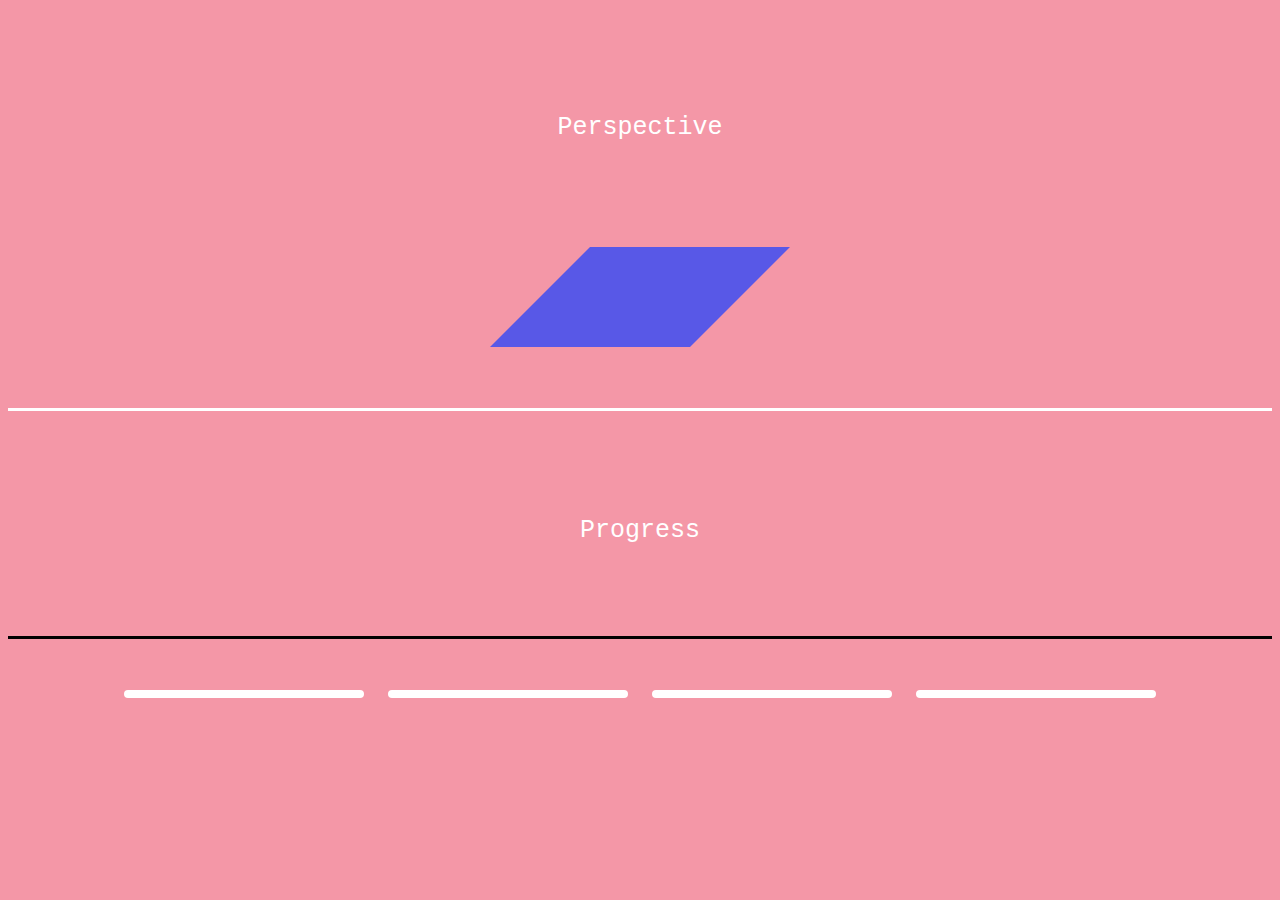
<file: animations/index.html>
<!DOCTYPE html>
<html lang="en">
<head>
    <meta charset="UTF-8">
    <meta name="viewport" content="width=device-width, initial-scale=1.0">
    <title>animations</title>
    <link href="./styles.css" rel="stylesheet">
</head>
<body>
    <div class="container">
        <p class="perspective">Perspective</p>
        <div class="box"></div>
    </div>

    <div class="container2">
        <p class="progress">Progress</p>
        <div class="blue--line">
            <div class="bluey"></div>
            <div class="bluey"></div>
            <div class="bluey"></div>
            <div class="bluey"></div>
        </div>
    </div>

</body>
</html>
</file>
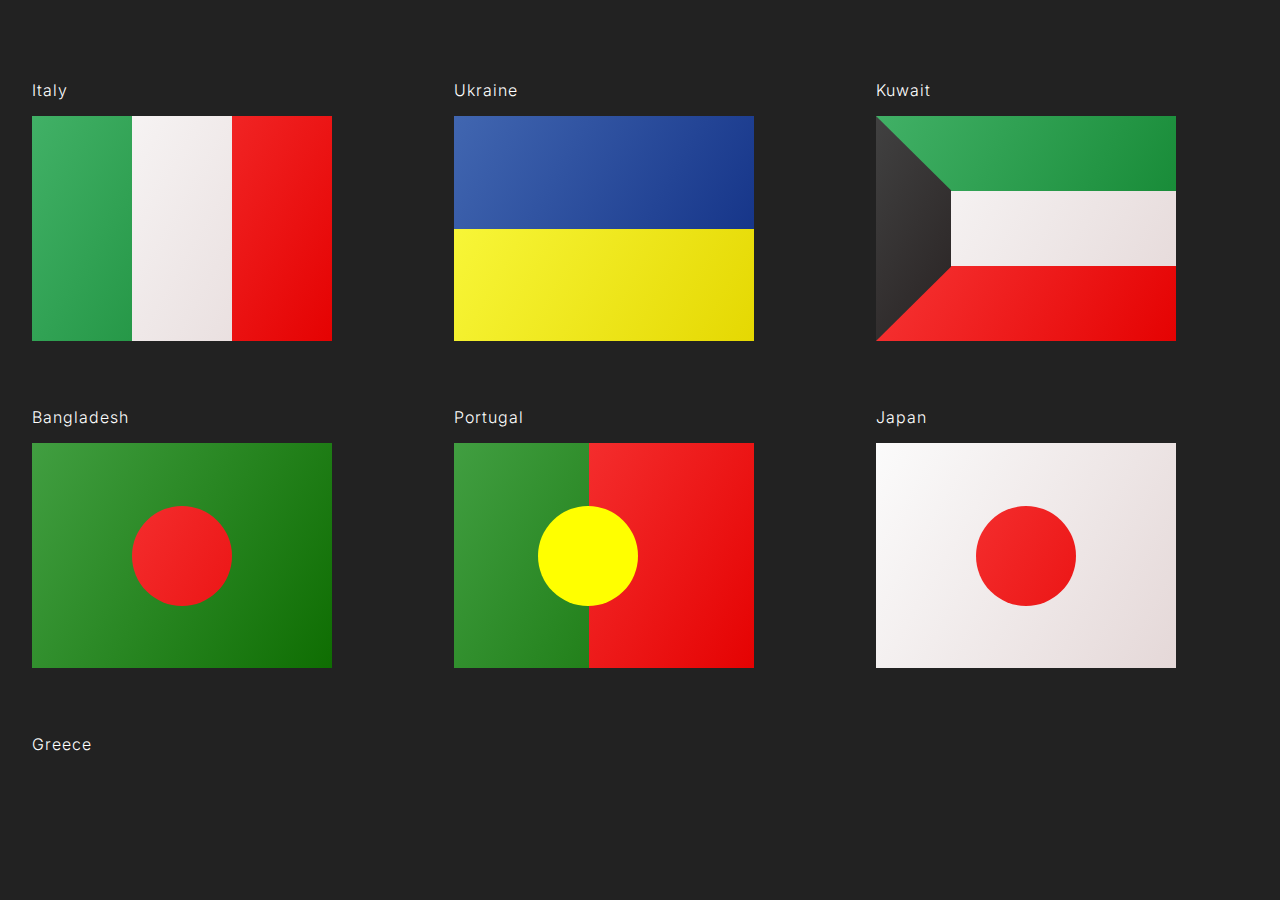
<file: css-flags/index.html>
<!DOCTYPE html>
<html lang="en">
	<head>
		<meta charset="UTF-8" />
		<meta name="viewport" content="width=device-width, initial-scale=1.0" />
		<title>Flags of the world</title>
		<link href="styles.css" rel="stylesheet"/>
	</head>
	<body>
		<div class="flag_container">
			<h3 class="flag_title">Italy</h3>
			<div class="flag flag--italy">
				<div class="italy--green"></div>
				<div class="italy--white"></div>
				<div class="italy--red"></div>
			</div>
		</div>

		<div class="flag_container">
			<h3 class="flag_title">Ukraine</h3>
			<div class="flag flag--ukraine">
				<div class="ukraine--blue"></div>
				<div class="ukraine--yellow"></div>
			</div>
		</div>

		<div class="flag_container">
			<h3 class="flag_title">Kuwait</h3>
			<div class="flag flag--kuwait">
				<div class="kuwait--green"></div>
				<div class="kuwait--white"></div>
				<div class="kuwait--red"></div>
				<div class="kuwait--black"></div>
			</div>
		</div>

		<div class="flag_container">
			<h3 class="flag_title">Bangladesh</h3>
			<div class="flag flag--bangladesh">
				<div class="bangladesh--green"></div>
				<div class="bangladesh--red"></div>
			</div>
		</div>

		<div class="flag_container">
			<h3 class="flag_title">Portugal</h3>
			<div class="flag flag--portugal">
				<div class="portugal--green"></div>
				<div class="portugal--red"></div>
				<div class="portugal--yellow"></div>
			</div>
		</div>

		<div class="flag_container">
			<h3 class="flag_title">Japan</h3>
			<div class="flag flag--japan">
 				<div class="japan--red"></div>
			</div>
		</div>

		<div class="flag_container">
			<h3 class="flag_title">Greece</h3>
			<class="flag flag--greece">
				<div class="greece--blue"></div>
				<div class="greece--white"></div>
				<div class="greece--blue"></div>
				<div class="greece--white"></div>
				<div class="greece--blue"></div>
				<div class="greece--white"></div>
				<div class="greece--blue"></div>
				<div class="greece--white"></div>
				<div class="greece--blue"></div>
				<div class="greece--bluebox"></div>
				<div class="greece--strip1"></div>
				<div class="greece--strip2"></div>
			</div>
		</div>
	</body>
</html>
</file>
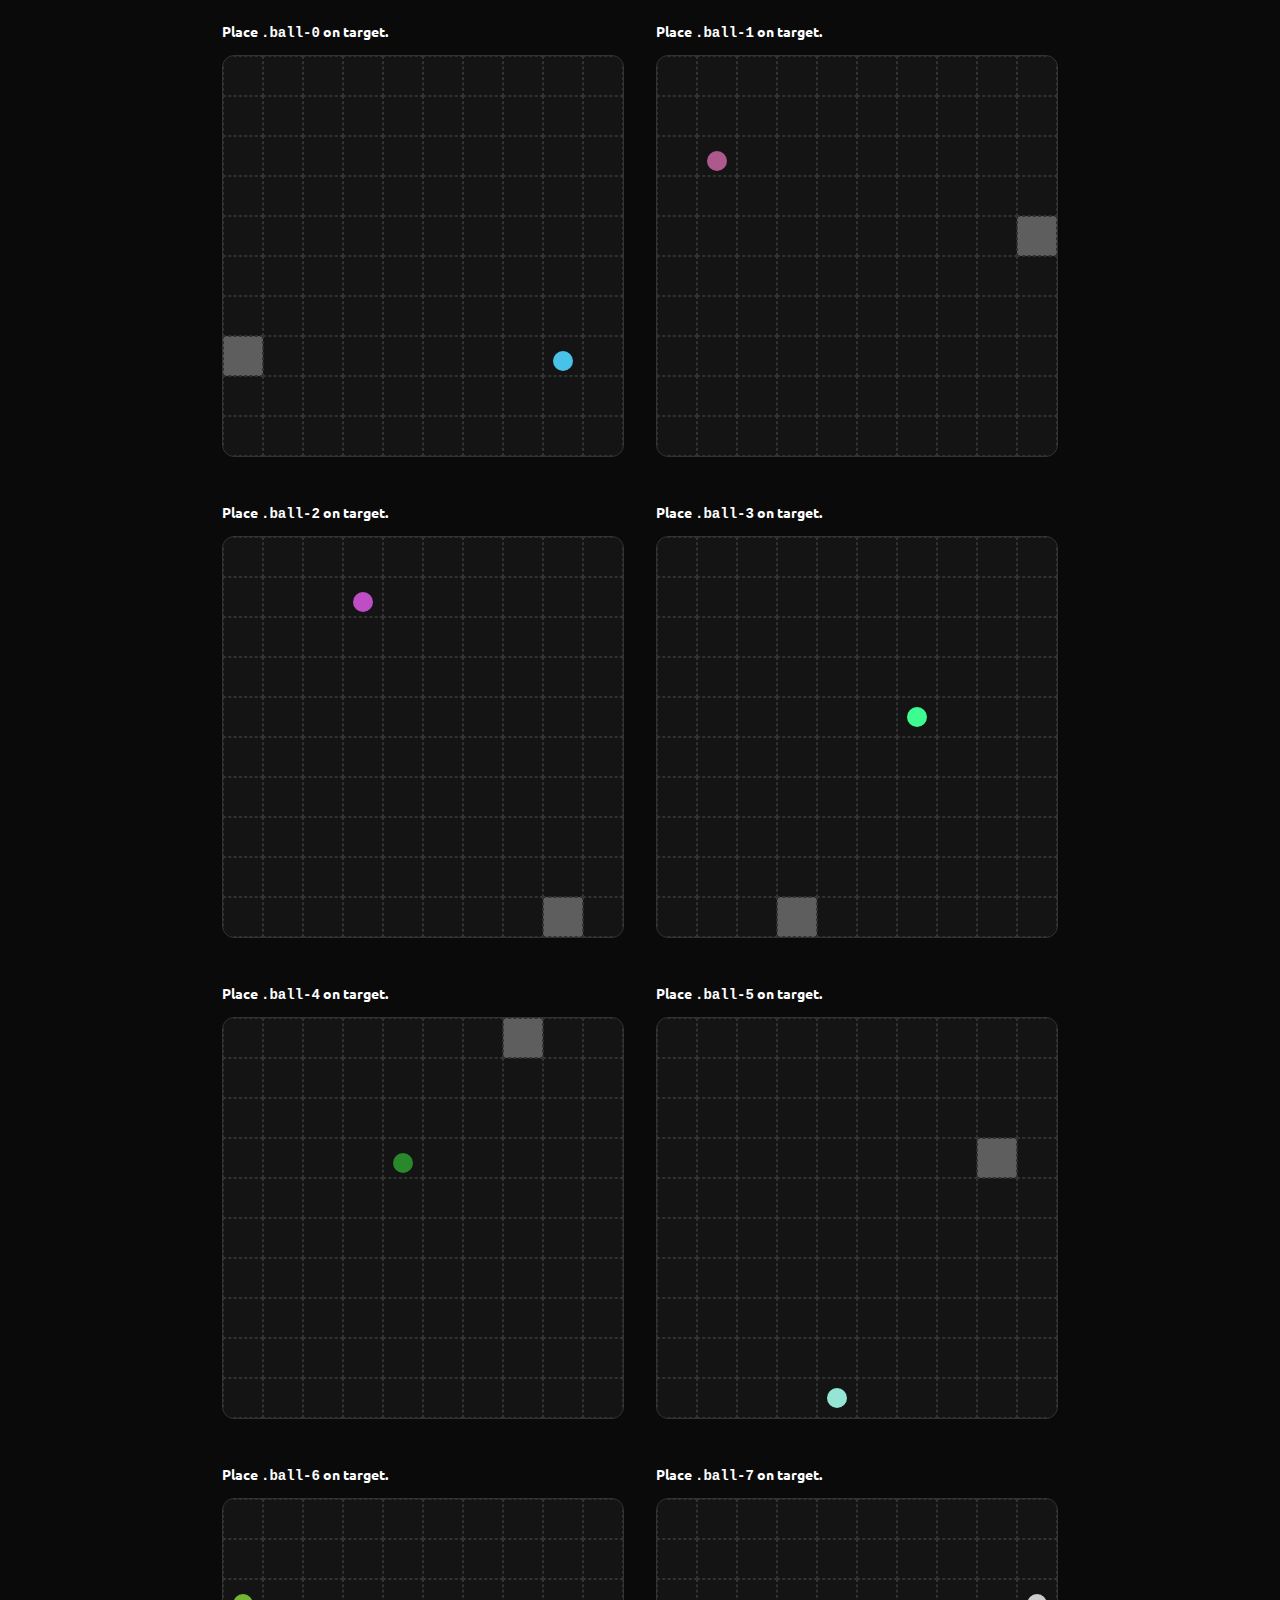
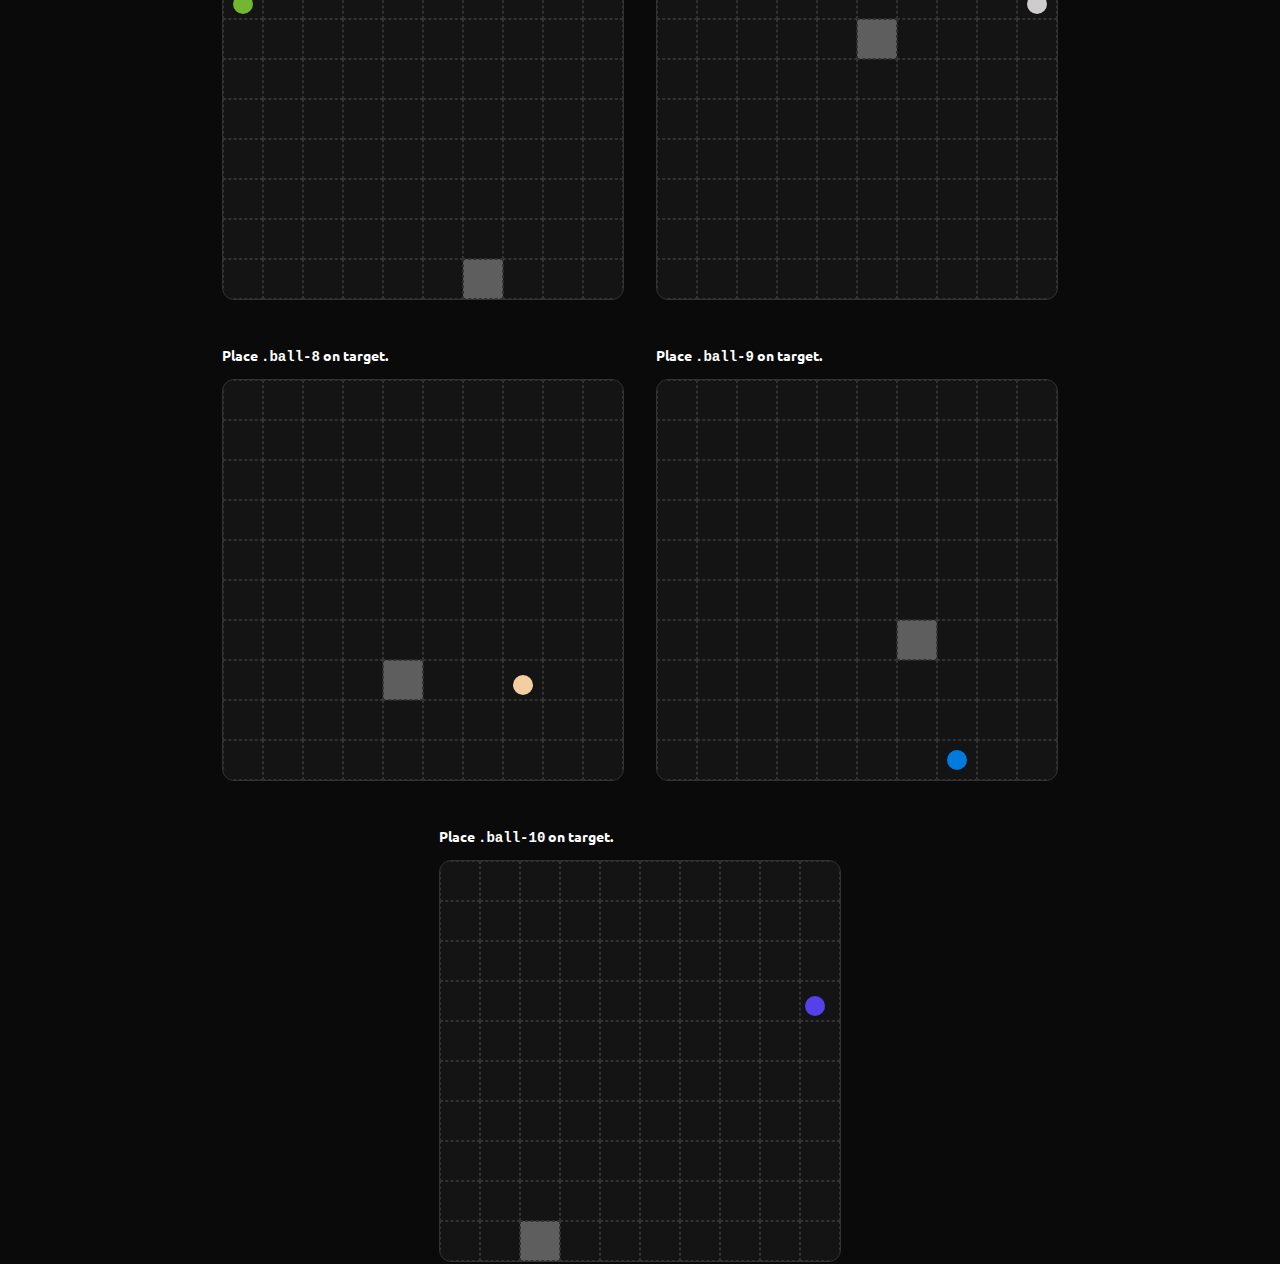
<file: css-navy-battle/index.html>
<!DOCTYPE html>
<html lang="en">
	<head>
		<meta charset="UTF-8" />
		<meta http-equiv="X-UA-Compatible" content="IE=edge" />
		<meta name="viewport" content="width=device-width, initial-scale=1.0" />
		<title>Navy Battle</title>
		<link rel="stylesheet" href="styles.css" />
	</head>
	<body>
		<section>
			<div class="description">
				<h3>
					Place
					<pre>.ball-0</pre>
					on target.
				</h3>
			</div>
			<div class="board"></div>
		</section>

		<section>
			<div class="description">
				<h3>
					Place
					<pre>.ball-1</pre>
					on target.
				</h3>
			</div>
			<div class="board"></div>
		</section>

		<section>
			<div class="description">
				<h3>
					Place
					<pre>.ball-2</pre>
					on target.
				</h3>
			</div>
			<div class="board"></div>
		</section>

		<section>
			<div class="description">
				<h3>
					Place
					<pre>.ball-3</pre>
					on target.
				</h3>
			</div>
			<div class="board"></div>
		</section>

		<section>
			<div class="description">
				<h3>
					Place
					<pre>.ball-4</pre>
					on target.
				</h3>
			</div>
			<div class="board"></div>
		</section>

		<section>
			<div class="description">
				<h3>
					Place
					<pre>.ball-5</pre>
					on target.
				</h3>
			</div>
			<div class="board"></div>
		</section>

		<section>
			<div class="description">
				<h3>
					Place
					<pre>.ball-6</pre>
					on target.
				</h3>
			</div>
			<div class="board"></div>
		</section>

		<section>
			<div class="description">
				<h3>
					Place
					<pre>.ball-7</pre>
					on target.
				</h3>
			</div>
			<div class="board"></div>
		</section>

		<section>
			<div class="description">
				<h3>
					Place
					<pre>.ball-8</pre>
					on target.
				</h3>
			</div>
			<div class="board"></div>
		</section>

		<section>
			<div class="description">
				<h3>
					Place
					<pre>.ball-9</pre>
					on target.
				</h3>
			</div>
			<div class="board"></div>
		</section>
		<section>
			<div class="description">
				<h3>
					Place
					<pre>.ball-10</pre>
					on target.
				</h3>
			</div>
			<div class="board"></div>
		</section>
	</body>
	<script src="main.js"></script>
</html>
</file>
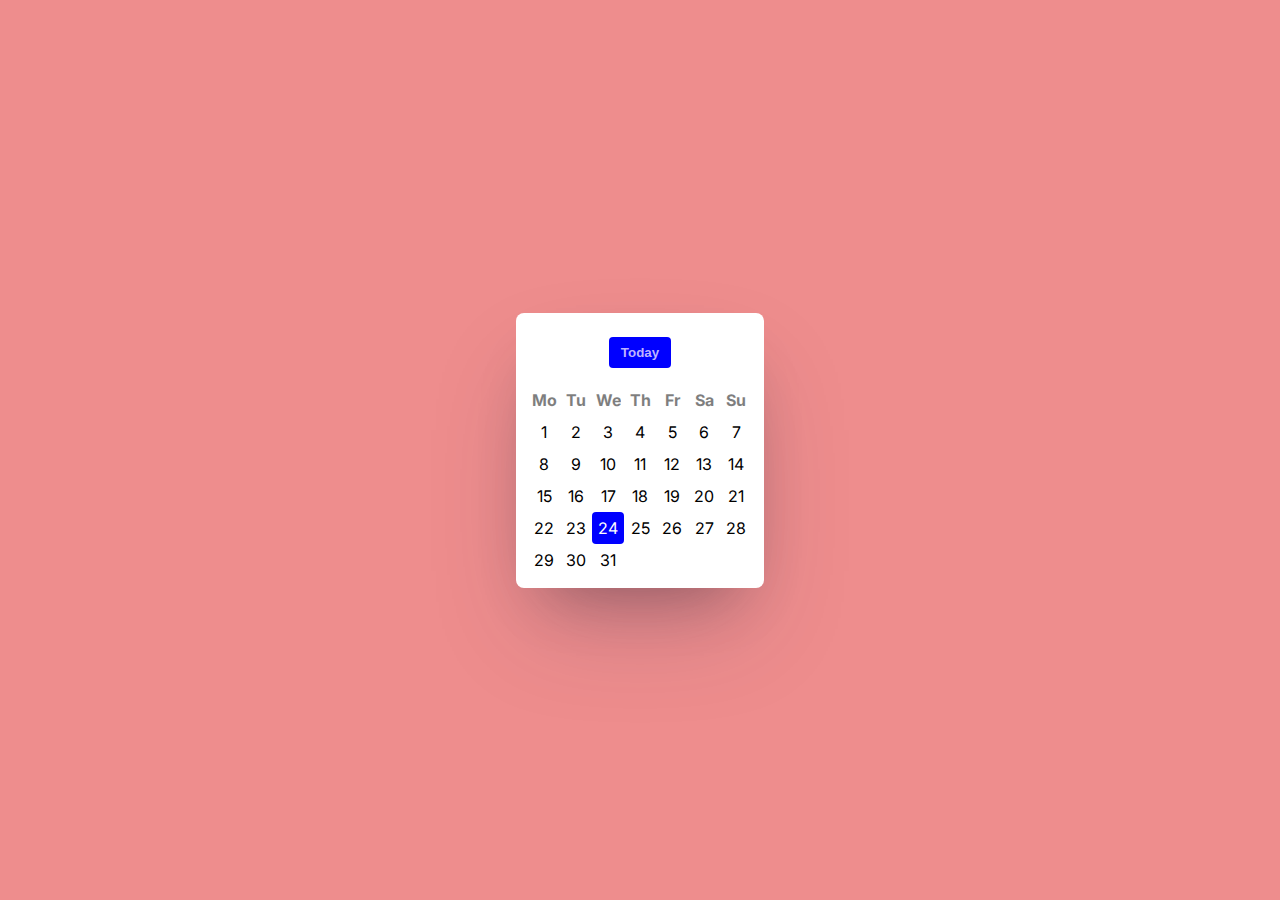
<file: html-calendar/index.html>
<!DOCTYPE html>
<html lang="en">
	<head>
		<meta charset="UTF-8" />
		<meta http-equiv="X-UA-Compatible" content="IE=edge" />
		<meta name="viewport" content="width=device-width, initial-scale=1.0" />
		<title>Calendar</title>
		<link rel="stylesheet" href="styles.css" />
	</head>
	<body>
		<div class="calendar__container">
			<div class="calendar__container__header">
				<button class="btn btn-small">Today</button>
			</div>
			<div class="calendar__wrapper">
				<!-- Código aqui -->
			<p></p>
			<table>
				<tr>
				<th>Mo</th>
				<th>Tu</th>
				<th>We</th>
				<th>Th</th>
				<th>Fr</th>
				<th>Sa</th>
				<th>Su</th>	
				</tr>
				<tr>
				<td>1</td>
				<td>2</td>
				<td>3</td>
				<td>4</td>
				<td>5</td>
				<td>6</td>
				<td>7</td>	
				</tr>	
				<tr>
				<td>8</td>
				<td>9</td>
				<td>10</td>
				<td>11</td>
				<td>12</td>
				<td>13</td>
				<td>14</td>	
				</tr>	
				<tr>
				<td>15</td>
				<td>16</td>
				<td>17</td>
				<td>18</td>
				<td>19</td>
				<td>20</td>
				<td>21</td>	
				</tr>
				<tr>
				<td>22</td>
				<td>23</td>
				<td>24</td>
				<td>25</td>
				<td>26</td>
				<td>27</td>
				<td>28</td>	
				</tr>
				<tr>
				<td>29</td>
				<td>30</td>
				<td>31</td>
				</tr>
			</table>
			</div>
		</div>
		<script>
			let today = new Date().getDate();
			let days = document.querySelectorAll("td");

			days.forEach((day) => {
				day.innerHTML == today ? day.classList.add("active") : null;
			});
		</script>
	</body>
</html>
</file>
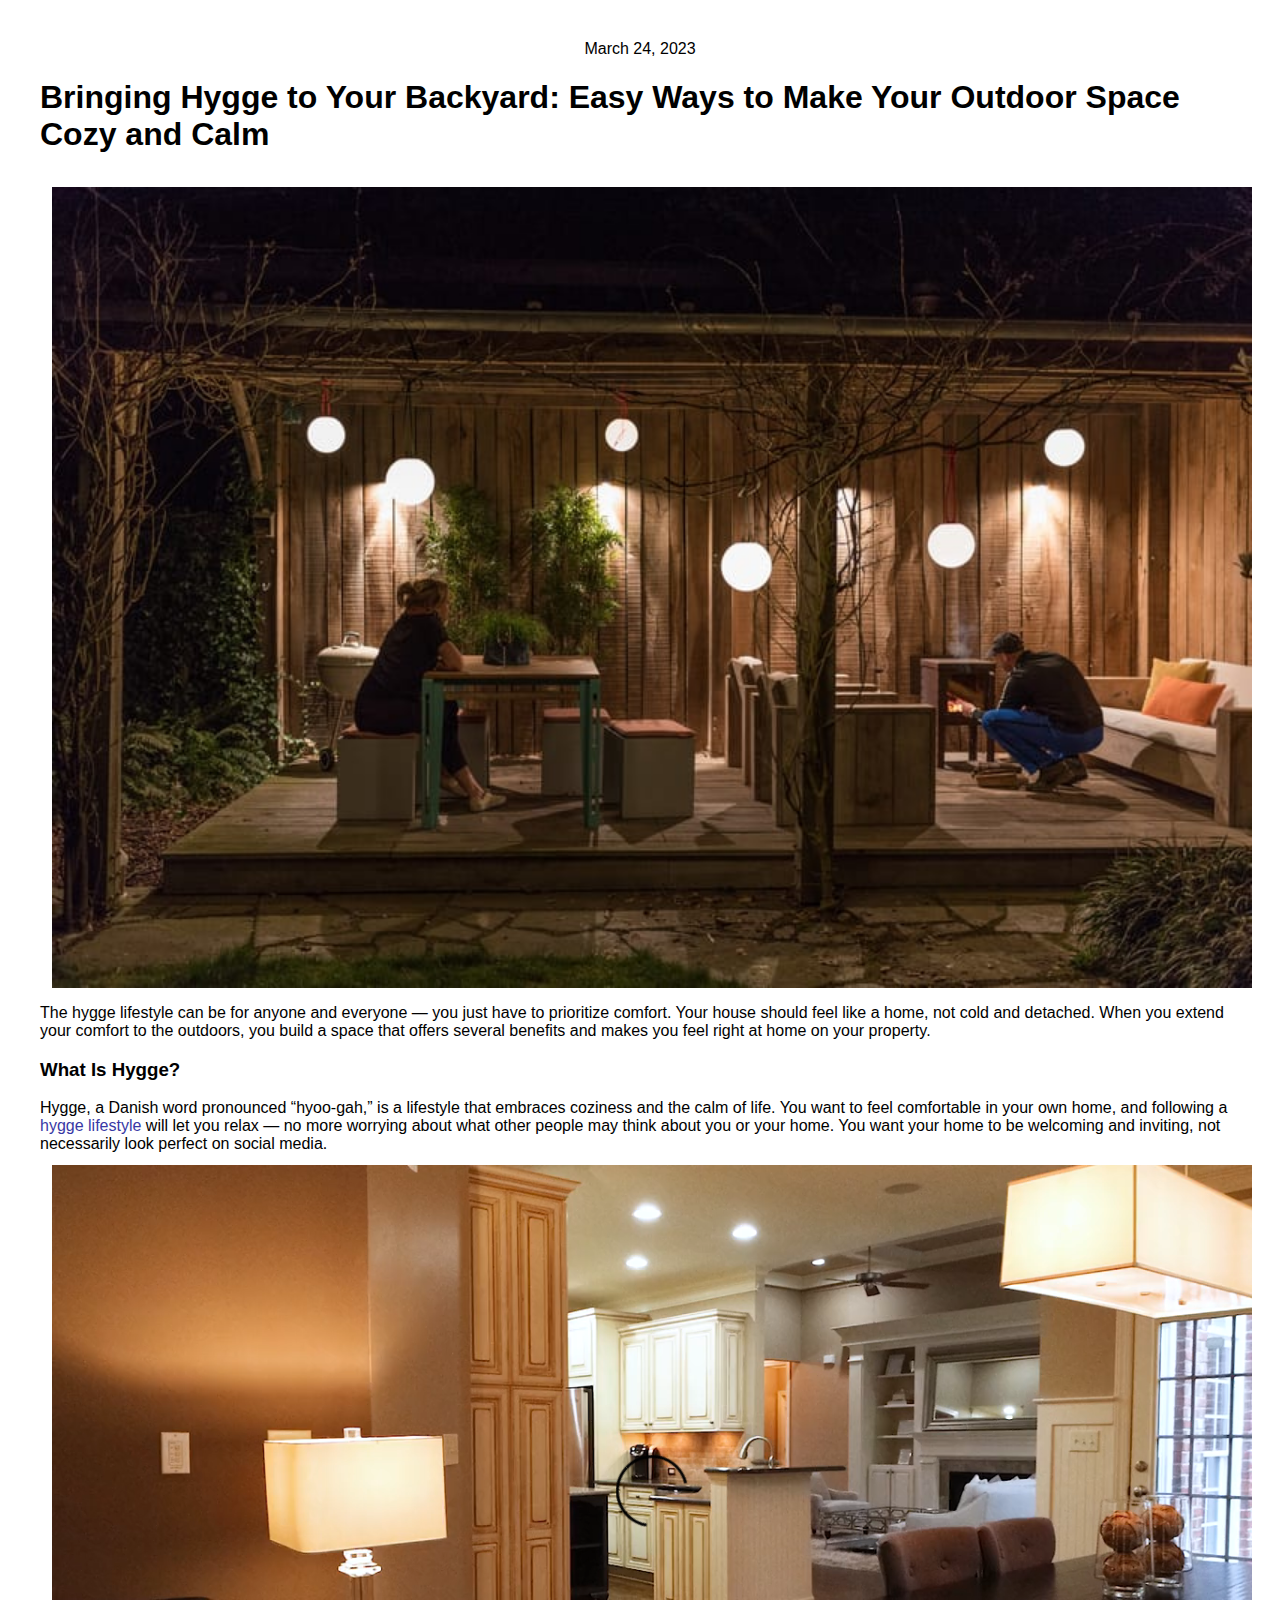
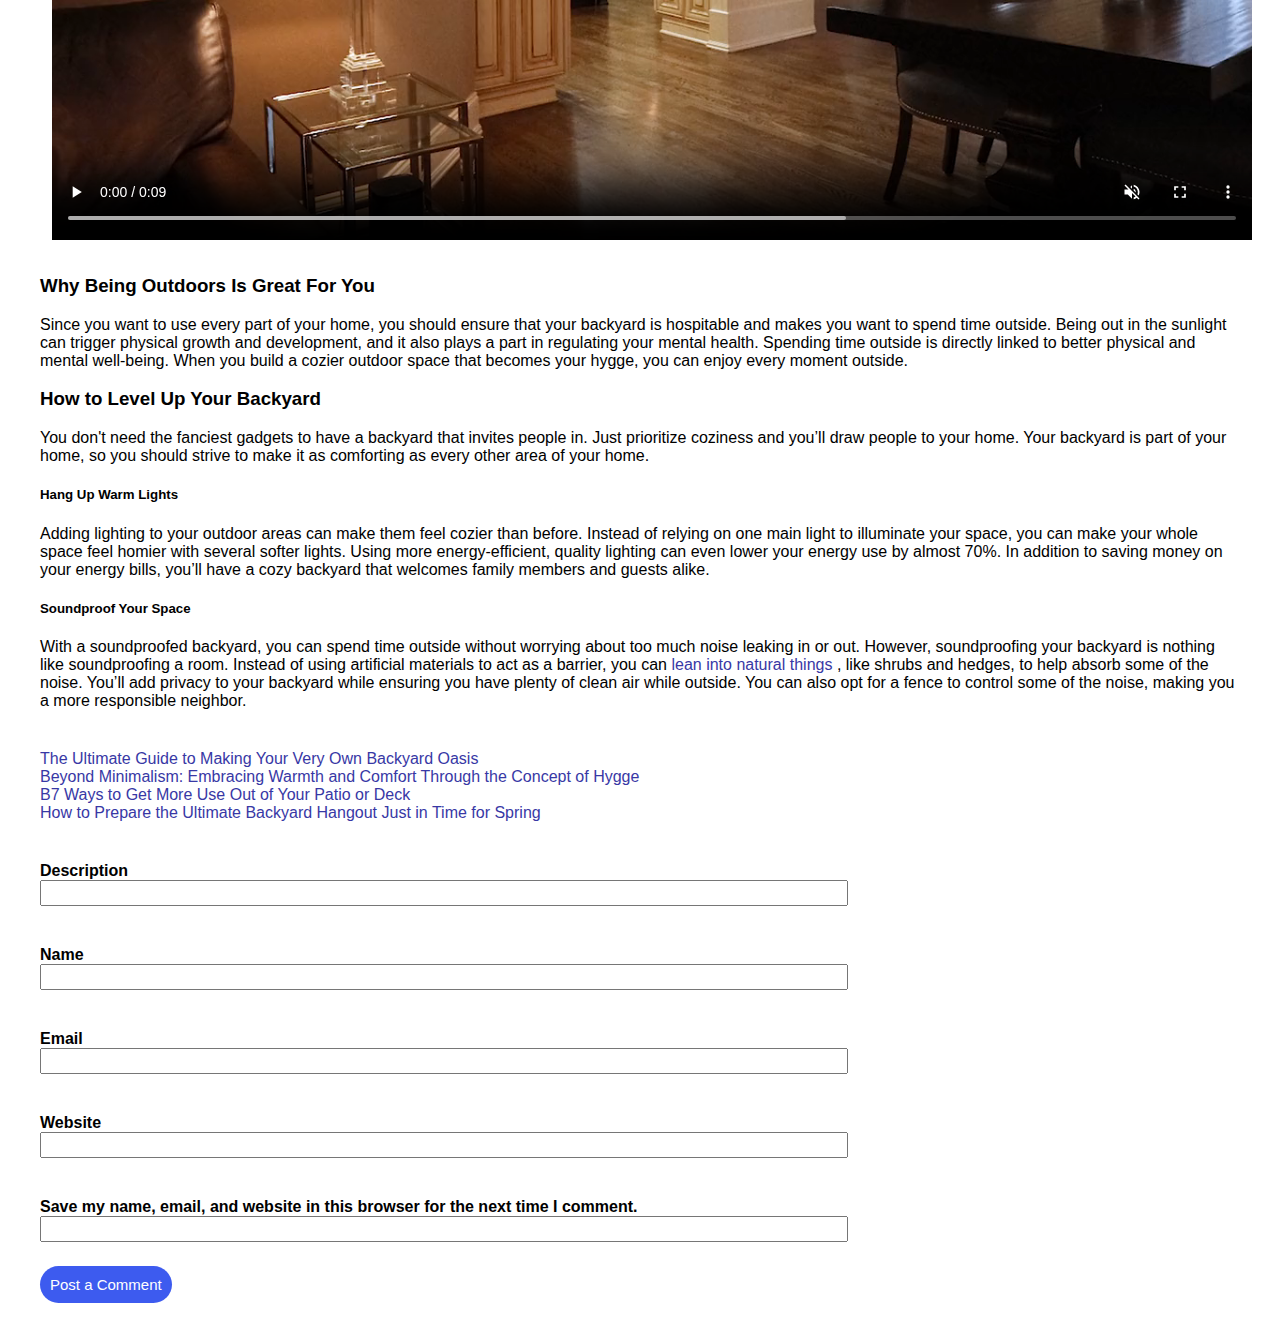
<file: html-newspaper-article/index.html>
<!DOCTYPE html>
<html lang="en">

<head>
	<meta charset="UTF-8" />
	<meta http-equiv="X-UA-Compatible" content="IE=edge" />
	<meta name="viewport" content="width=device-width, initial-scale=1.0" />
	<title>article/form</title>
	<link rel="stylesheet" href="styles.css" />
</head>

<body>
	<p class="date">March 24, 2023</p>

	<h1 classe="title">Bringing Hygge to Your Backyard: Easy Ways to Make Your Outdoor Space Cozy and Calm</h1>

	<img src="./assets/picture_1/picture_1-lg.jpeg" />

	<p class="text">The hygge lifestyle can be for anyone and everyone — you just have to prioritize comfort. Your house should feel
		like a home, not cold and detached. When you extend your comfort to the outdoors, you build a space that offers
		several benefits and makes you feel right at home on your property.</p>

	<h3>What Is Hygge?</h3>

	<p class="text">Hygge, a Danish word pronounced “hyoo-gah,” is a lifestyle that embraces coziness and the calm of life. You want
	to feel comfortable in your own home, and following a <a href="https://blog.smartfurniture.com/what-does-it-mean-to-live-a-hygge-lifestyle/">hygge lifestyle </a> will
	let you relax — no more worrying about what other people may think about you or your home. You want your home to be
	welcoming and inviting, not necessarily look perfect on social media.</a>

	<video muted autoplay controls>
		<source src="./assets/video/production ID_3773486_lg.mp4">
		<source src="./assets/video/production ID_3773486_sm.mp4">
	</video>
	
	<h3>Why Being Outdoors Is Great For You</h3>
	<p class="text">Since you want to use every part of your home, you should ensure that your backyard is hospitable and makes you
		want to spend time outside. Being out in the sunlight can trigger physical growth and development, and it also
		plays a part in regulating your mental health. Spending time outside is directly linked to better physical and
		mental well-being. When you build a cozier outdoor space that becomes your hygge, you can enjoy every moment
		outside.</p>

	<h3>How to Level Up Your Backyard</h3>

	<p>You don't need the fanciest gadgets to have a backyard that invites people in. Just prioritize coziness and
		you’ll draw people to your home. Your backyard is part of your home, so you should strive to make it as
		comforting as every other area of your home.</p>
	<h5>Hang Up Warm Lights</h5>
	
	<p>Adding lighting to your outdoor areas can make them feel cozier than before. Instead of relying on one main light to illuminate your space, you can make your whole space feel homier with several softer lights. Using more energy-efficient, quality lighting can even lower your energy use by almost 70%. In addition to saving money on your energy bills, you’ll have a cozy backyard that welcomes family members and guests alike.</p>

	<h5>Soundproof Your Space</h5>

	<p class="soundproof">With a soundproofed backyard, you can spend time outside without worrying about too much noise leaking in or out. However, soundproofing your backyard is nothing like soundproofing a room. Instead of using artificial materials to act as a barrier, you can <a href="https://www.soundproofcow.com/soundproofing-tips-backyard/">lean into natural things </a>, like shrubs and hedges, to help absorb some of the noise. You’ll add privacy to your backyard while ensuring you have plenty of clean air while outside. You can also opt for a fence to control some of the noise, making you a more responsible neighbor.</p>

	<a href="https://blog.smartfurniture.com/the-ultimate-guide-to-making-your-very-own-backyard-oasis/"><p>The Ultimate Guide to Making Your Very Own Backyard Oasis</p></a>
	<a href="https://blog.smartfurniture.com/beyond-minimalism-embracing-warmth-and-comfort-through-the-concept-of-hygge/"><p>Beyond Minimalism: Embracing Warmth and Comfort Through the Concept of Hygge</p></a>
	<a href="https://blog.smartfurniture.com/7-ways-to-get-more-use-out-of-your-patio-or-deck/"><p>B7 Ways to Get More Use Out of Your Patio or Deck</p></a>
	<a href="https://blog.smartfurniture.com/how-to-prepare-the-ultimate-backyard-hangout-just-in-time-for-spring/"><p>How to Prepare the Ultimate Backyard Hangout Just in Time for Spring</p></a>

<! -- html form -->

<form action="">	
<div class="form_field">
	<label for="description">Description</label>
	<input required="true" type="textarea" id="description">
</div>

<div class="form_field">
	<label for="name">Name</label>
	<input required="true" type="input" id="name">
</div>

<div class="form_field">
	<label for="email">Email</label>
	<input required="true" type="email" id="email" pattern="[a-z0-9._%+-]+@[a-z0-9.-]+\.[a-z]{2,4}$">
</div>

<div class="form_field">
	<label for="website">Website</label>
	<input required="false" type="website" id="website">
</div>

<div class="form_field">
	<label for="Save my name, email, and website in this browser for the next time I comment.">Save my name, email, and website in this browser for the next time I comment.</label>
	<input required="true" type:=checkbox id="checkbox">
</div>

<button class="comment" type="button">Post a Comment</button>
</div>
</form>

</body>
</html>
</file>
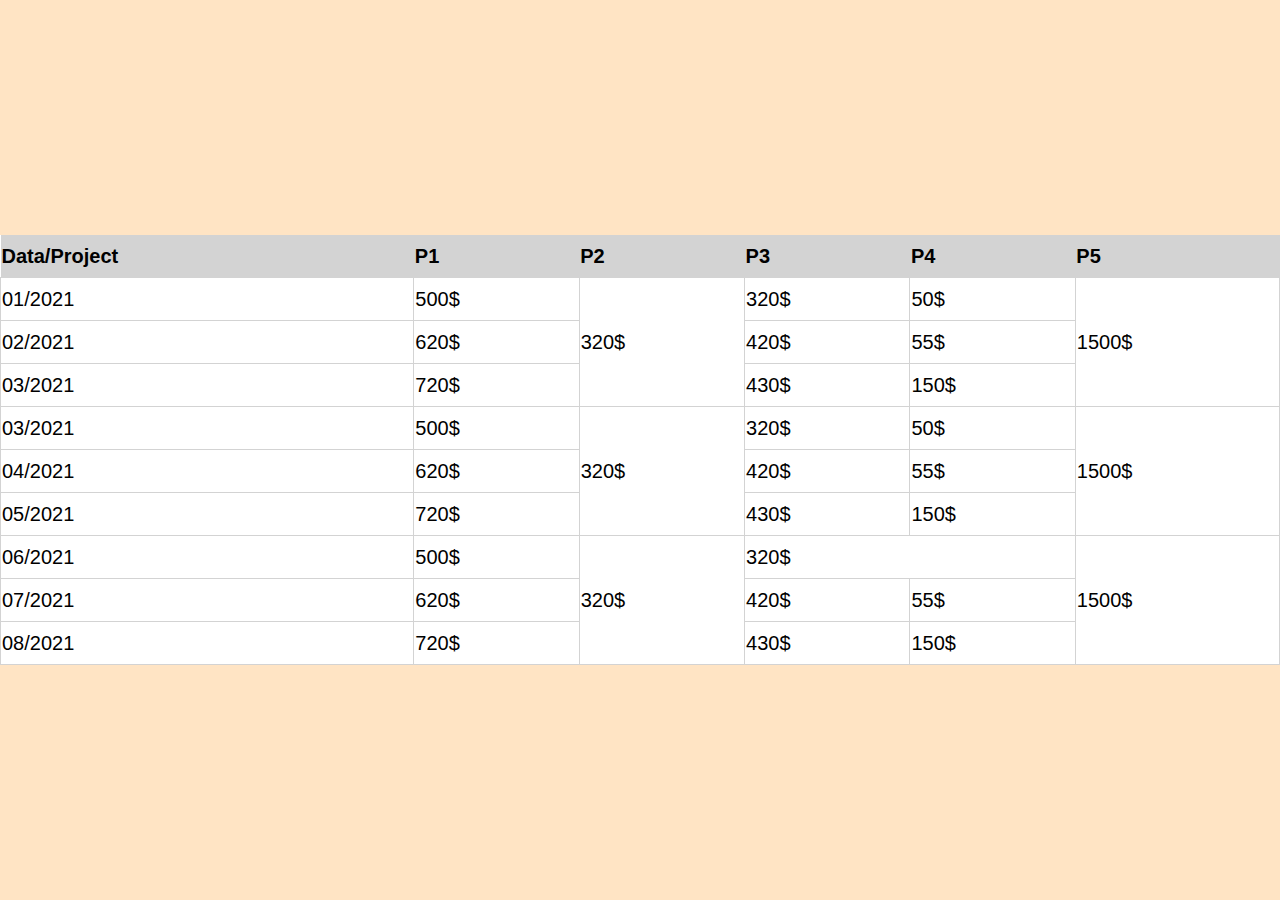
<file: html-table/index.html>
<!DOCTYPE html>
<html lang="en">
<head>
    <meta charset="UTF-8">
    <meta name="viewport" content="width=device-width, initial-scale=1.0">
    <title>Table</title>
    <link href="./styles.css" rel="stylesheet" ></link>
</head>

<body>
    <table>
        <tr>
            <th>Data/Project</th>
            <th>P1</th>
            <th>P2</th>
            <th>P3</th>
            <th>P4</th>
            <th>P5</th>
        </tr>
    
        <tr>
            <td>01/2021</td>
            <td>500$</td>
            <td rowspan="3">320$</td>
            <td>320$</td>
            <td>50$</td>
            <td rowspan="3">1500$</td>
        </tr>
    
        <tr>
            <td>02/2021</td>
            <td>620$</td>
            <td>420$</td>
            <td>55$</td>
        </tr>
    
        <tr>
            <td>03/2021</td>
            <td>720$</td>
            <td>430$</td>
            <td>150$</td>
        </tr>
    
        <tr>
            <td>03/2021</td>
            <td>500$</td>
            <td rowspan="3">320$</td>
            <td>320$</td>
            <td>50$</td>
            <td rowspan="3">1500$</td>
        </tr>
    
        <tr>
            <td>04/2021</td>
            <td>620$</td>
            <td>420$</td>
            <td>55$</td>
        </tr>
    
        <tr>
            <td>05/2021</td>
            <td>720$</td>
            <td>430$</td>
            <td>150$</td>
        </tr>
    
        <tr>
            <td>06/2021</td>
            <td>500$</td>
            <td rowspan="3">320$</td>
            <td colspan="2">320$</td>
            <td rowspan="3">1500$</td>
        </tr>
    
        <tr>
            <td>07/2021</td>
            <td>620$</td>
            <td>420$</td>
            <td>55$</td>
        </tr>
    
        <tr>
            <td>08/2021</td>
            <td>720$</td>
            <td>430$</td>
            <td>150$</td>
        </tr>
    </table>
</body>
</html>
</file>
<file: animations/styles.css>
html, body{
    background-color: rgb(244, 151, 167);
}

p{
    color:white;
    font-family:'Courier New', Courier, monospace;
    font-size: 25px;
    text-align: center;
    padding: 80px;
}

.container{
    height: 400px;
    display: flex;
    align-items: center;
    flex-direction: column;
    border-bottom: solid white;
    }

.box{
    background-color:rgb(88, 88, 231);
    width: 200px;
    height: 100px;
    left: 100px;
    transform: skew(-45deg) translate(0,0);
    box-shadow: 0px 0px 0px 0px rgb(0, 0, 0);
    animation-name: containerbox;
    animation-duration: 2s;
    animation-timing-function: ease-in-out;
    animation-iteration-count: infinite;
    animation-direction: alternate;
}
    @keyframes containerbox {
     to {
        transform:skew(-45deg) translate(-40px,-40px);
        box-shadow: 25px 25px 15px 12px rgb(90 90 90 / 59%)
     }
    }
    .container2 {
        height: 200px;
        border-bottom: solid;
    }
    
    .blue--line {
        display: flex;
        align-items: center;
        justify-content: center;
        border-radius: 5px;
        gap: 24px;
        padding: 40px;
        position: relative;
    }
    
    .bluey {
        width: 240px;
        height: 8px;
        background-color: white;
        border-radius: 5px;
    }
    
    .bluey::after {
        content: '';
        border-radius: 5px;
        background-color: white;
        animation-name: linecolor;
        animation-duration: 8s;
        animation-timing-function: ease-in-out;
        animation-iteration-count: 1;
        animation-fill-mode: forwards;
        animation-direction: normal;
        
    }
    
    .bluey:nth-child(1)::after {
        animation-name: linecolor;
        animation-duration: 0s;
        animation-fill-mode: forwards;
    }
    
    .bluey:nth-child(2)::after {
        animation-name: linecolor;
        animation-delay: 1s;
        animation-fill-mode: forwards;
    }
    
    .bluey:nth-child(3)::after {
        animation-name: linecolor;
        animation-delay: 2s;
        animation-fill-mode: forwards;
    }
    
    .bluey:nth-child(4)::after {
        animation-name: linecolor;
        animation-delay: 3s;
        animation-fill-mode: forwards;
    }
    
    @keyframes linecolor {
        from {
            width: 0%;
            background-color: rgb(12, 101, 235);
        }
        to {
            width: 100%;
            background-color: rgb(12, 101, 235);
        }
    }
</file>
<file: css-flags/styles.css>
@import url('https://fonts.googleapis.com/css2?family=Inter:wght@100;200;300;400;500;600;700;800;900&display=swap');

:root {
    font-family: 'Inter', sans-serif;
    --page-background: #222;
    --flag-width: 300px;
}

html,
body {
    margin: 0;
    padding: 32px 16px;
    background: var(--page-background);
    color: white;
}

body {
    display: grid;
    grid-template-columns: repeat(3, 1fr);
    gap: 50px;
}

.flag {
    width: var(--flag-width);
    aspect-ratio: 4/3;
    background: gainsboro;
    position: relative;

}

.flag::after {
    content: '';
    display: block;
    position: absolute;
    top: 0;
    left: 0;
    width: 100%;
    height: 100%;
    background-image: linear-gradient(120deg, rgba(240, 240, 240, 0.271), rgba(92, 13, 13, 0.162));
}

.flag_title {
    font-size: 16px;
    font-weight: 300;
    letter-spacing: 1px;
}

/* ---------------------------------------------------------------------- */
/* Italy */
/* ---------------------------------------------------------------------- */
/* Italy here */
.flag--italy {
    display: flex;
}

    .italy--green {
        background-color: #009933;
        height: 100%;
        width: calc(100% / 3);
    }

    .italy--white {
        background-color: #ffffff;
        height: 100%;
        width: calc(100% / 3);
    } 

    .italy--red {
        background-color: #ff0000;
        height: 100%;
        width: calc(100% / 3);
    }

/* ---------------------------------------------------------------------- */
/* Ukraine */
/* ---------------------------------------------------------------------- */

    .ukraine--blue {
        width: 100%;
        height: 50%;
        background-color: #003399;
    }
    .ukraine--yellow {
        width: 100%;
        height: 50%;
        background-color: #ffff00;
    }

/* ---------------------------------------------------------------------- */
/* Kuwait */
/* ---------------------------------------------------------------------- */

    .kuwait--green {
        background-color: #009933;
        width: 100%;
        height: calc(100%/3);
    }

    .kuwait--white {
        background-color: white;
        width: 100%;
        height: calc(100%/3);
    }

    .kuwait--red {
        background-color: #ff0000;
        width: 100%;
        height: calc(100%/3);
    }

    .kuwait--black {
        background-color: black;
        width: 100%;
        height: 100%;
        position: absolute;
        top: 0px;
        clip-path: polygon(0 0, 25% 33%, 25% 67%, 0% 100%);
    }


/* ---------------------------------------------------------------------- */
/* Banglasdesh */
/* ---------------------------------------------------------------------- */
.flag--bangladesh {
    justify-content: center;
    align-items: center;
    text-align: center;
    box-sizing: border-box;
    display: flex;
}
    .bangladesh--green {
        background-color: green;
        width: 100%;
        height: 100%;
        position: absolute;
    }

    .bangladesh--red {
        background-color: red;
        width: 100px;
        height: 100px;
        border-radius: 100%;
        position: relative;
    }
/* ---------------------------------------------------------------------- */
/* Portugal */
/* ---------------------------------------------------------------------- */

.flag--portugal {
    display: flex;
    justify-content: center;
    align-items: center;
}

    .portugal--green {
        background-color: green;
        width: 45%;
        height: 100%;
    }

    .portugal--red {
        background-color: red;
        width: 55%;
        height: 100%;
    }

    .portugal--yellow {
        background-color: yellow;
        width: 100px;
        height: 100px;
        border-radius: 100%;
        position: absolute;
        left: 28%;
        z-index: 2;
    }

/* ---------------------------------------------------------------------- */
/* Japan */
/* ---------------------------------------------------------------------- */

.flag--japan {
    background: white;
   /* display: flex;
    justify-content: center;
    align-items: center; */
    display: grid;
    place-items: center;
}

 
    .japan--red {
        background-color: red;
        width: 100px;
        height: 100px;
        border-radius: 100%;
        /* position: relative;
        top: 50%;
        left: 50%;
        transform: translate(-50%, -50%);*/
       
    }

/* ---------------------------------------------------------------------- */
/* Greece */
/* ---------------------------------------------------------------------- */
</file>
<file: css-navy-battle/styles.css>
@import url(https://fonts.googleapis.com/css?family=Ubuntu:300,300italic,regular,italic,500,500italic,700,700italic);

html,
body {
    font-family: Ubuntu;
    font-weight: 400;
    font-size: 16px;
    background: rgba(10, 10, 10, 1);
    display: flex;
    flex-wrap: wrap;
    gap: 32px;
    justify-content: center;
    color: white;
    font-size: 12px;
}

.board {
    border: 1px solid rgba(50, 50, 50, 1);
    background: rgba(20, 20, 20, 1);
    display: flex;
    align-content: flex-start;
    flex-wrap: wrap;
    border-radius: 12px;
    overflow: hidden;
}

.cell {
    border: 0.5px dashed rgba(50, 50, 50, 1);
    display: inline-block;
    margin: 0;
    padding: 0;
    box-sizing: border-box;
}

.target {
    background-color: rgb(94, 94, 94);
}

.ball {
    width: 20px;
    height: 20px;
    background: rgb(87, 64, 236);
    position: absolute;
    margin: 10px;
    border-radius: 100%;
}

pre {
    display: inline;
}



/* Coloca o teu CSS a partir daqui */
.ball-0 {
    position: relative;
    left: 320px;
    bottom: 115px;
    right: 69px;
}

.ball-1 {
    position: relative;
    left: 10%;
    bottom: 315px;
    right: 60px;
}

.ball-2 {
    position:relative;
    left: 30%;
    bottom: 355px;
}

.ball-3 {
    position:relative;
    left: 60%;
    bottom: 240px;
}

.ball-4 {
    position:relative;
    left: 40%;
    bottom: 275px;
}

.ball-5 {
    position:relative;
    left: 40%;
    bottom: 40px;
}

.ball-6 {
    position:relative;
    bottom: 315px;
}

.ball-7 {
    position:relative;
    left: 360px;
    bottom: 315px;
}

.ball-8 {
    position:relative;
    left: 280px;
    bottom: 115px;
}

.ball-9 {
    position:relative;
    left: 280px;
    bottom: 40px;
}

.ball-10 {
    position:relative;
    left: 355px;
    bottom: 275px;
}
</file>
<file: html-calendar/styles.css>
@import url('https://fonts.googleapis.com/css2?family=Inter:wght@100;200;300;400;500;600;700;800;900&display=swap');

html,
body {
    margin: 0;
    padding: 0;
    background: #ee8d8d;
    font-family: 'Inter', sans-serif;
    display: flex;
    justify-content: center;
    align-items: center;
    height: 100%;
}

.calendar__container {
    background: white;
    display: inline-block;
    padding: 12px;
    border-radius: 8px;
    margin: 0 auto;
    box-shadow: rgba(50, 50, 93, 0.25) 0px 50px 100px -20px, rgba(0, 0, 0, 0.3) 0px 30px 60px -30px;
}

.calendar__container__header {
    display: flex;
    width: 100%;
    justify-content: center;
    margin: 12px 0;
}

table {
    border-collapse: collapse;
    border-radius: 4px;
}

th {
    opacity: .5;
}

th,
td {
    width: 30px;
    height: 30px;
    display: inline-block;
    text-align: center;
    display: inline-flex;
    justify-content: center;
    align-items: center;
}

td:hover {
    background: #e9e7e7;
    cursor: pointer;
}

.active {
    background: blue;
    color: white;
    border-radius: 4px;
}

.btn {
    background: blue;
    color: rgb(190, 178, 254);
    padding: 8px 12px;
    border: 0;
    border-radius: 4px;
    font-weight: 600;
}
</file>
<file: html-newspaper-article/styles.css>
/* css newspaper-article */

html,
body {
    margin: 0;
    padding: 20px;
    font-family:Verdana, Geneva, Tahoma, sans-serif;

}

main {
    width: 800px;
    margin: 64px auto;
}

.date {
    text-align: center;
}

.title {
    font-family: Verdana, Geneva, Tahoma, sans-serif;
}

.text{
    font-family: Arial, Helvetica, sans-serif;
}

img,
video {
    padding: 12px;
    width: 100%;
}

a {
    color: rgb(56, 56, 165);
    text-decoration: none;
}

p {
    margin: 0px;
}

.soundproof {
    margin-bottom: 40px;
}

/* css form */ 

.form_field {
    display: flex;
    flex-direction: column;
    margin: 0 0 24px 0;
    margin-top: 40px;
    font-weight: bold;
}

input {
    width: 800px;
    height: 20px;
}

button {
    font-size: 15px;
    cursor: pointer;
    padding: 10px 10px;
    background-color: #3d5bef;
    color: white;
    border: none;
    border-radius: 20px;
}

button:hover {
    background-color: green;
}
</file>
<file: html-table/styles.css>
html,
body {
    margin: 0;
    padding: 0;
    height: 100vh;
    width: 100vw;
    display: flex;
    align-items: center;
    font-family:'Segoe UI', Tahoma, Geneva, Verdana, sans-serif;
    background-color:bisque;
    }

table {
    width: 100%;
    border-collapse: collapse;
    line-height: 2;
    font-size: 20px;
    text-align: left;
    background-color: white;
    }
    
td {
     border: 1.5px solid lightgray;
    }

th {
    background-color: lightgray;
    width: 11px;
    }
</file>
